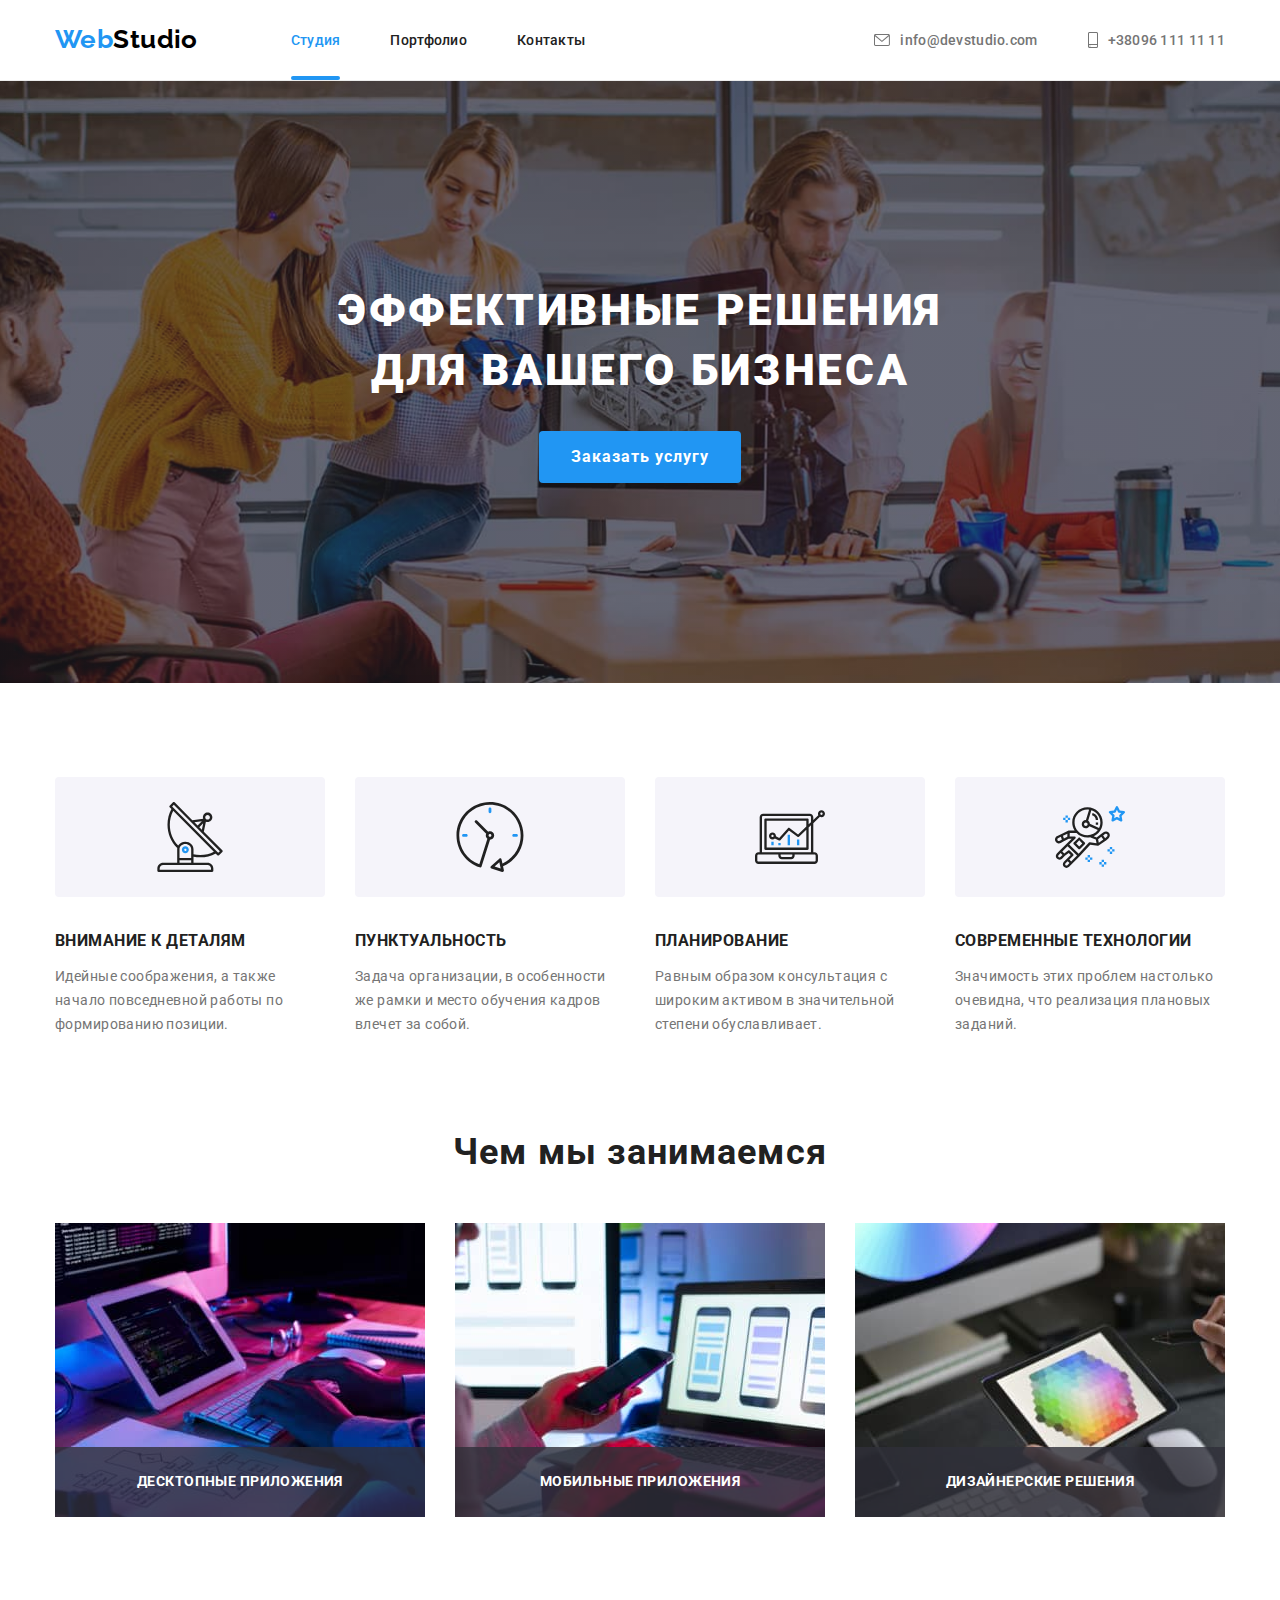
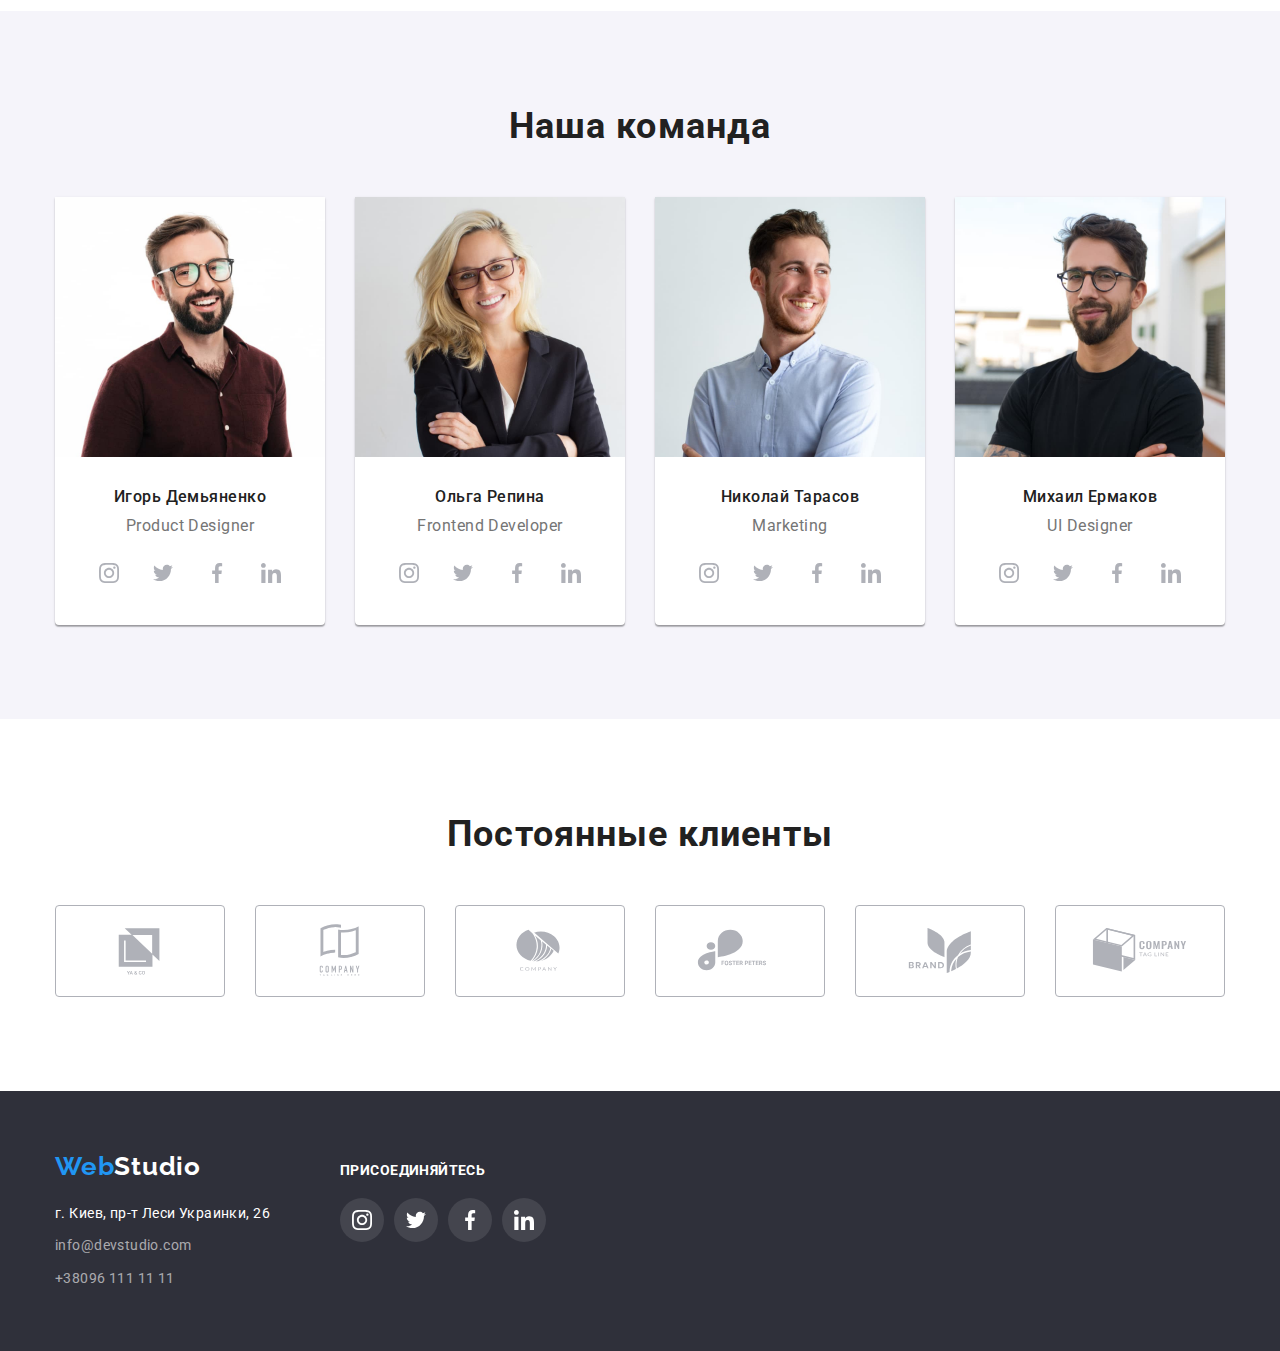
<file: index.html>
<!DOCTYPE html>
<html lang="ru">
  <head>
    <meta charset="UTF-8" />
    <meta http-equiv="X-UA-Compatible" content="IE=edge" />
    <meta name="viewport" content="width=device-width, initial-scale=1.0" />
    <title>Веб студия</title>
    <link rel="preconnect" href="https://fonts.googleapis.com" />
    <link rel="preconnect" href="https://fonts.gstatic.com" crossorigin />
    <link
      href="https://fonts.googleapis.com/css2?family=Raleway:wght@700&family=Roboto:wght@400;500;700;900&display=swap"
      rel="stylesheet"
    />
    <link
      rel="stylesheet"
      href="https://cdnjs.cloudflare.com/ajax/libs/modern-normalize/1.1.0/modern-normalize.min.css"
    />
    <link rel="stylesheet" href="./css/styles.css" />
  </head>
  <body>
    <!-- Навигация-->

    <header class="header">
      <div class="container">
        <div class="header-inner">
          <nav class="header-nav">
            <a href="./index.html" class="site-logo">
              <p><span class="logo">Web</span>Studio</p></a
            >
            <ul class="header-list-nav">
              <li class="item-nav">
                <a href="./index.html" class="link-nav current">Студия</a>
              </li>
              <li class="item-nav">
                <a href="./portfolio.html" class="link-nav">Портфолио</a>
              </li>
              <li class="item-nav">
                <a href="" class="link-nav"> Контакты</a>
              </li>
            </ul>
          </nav>

          <ul class="header-list-contacts">
            <li class="item-contacts-mail">
              <a href="mailto:info@devstudio.com" class="link-mail">
                <svg class="icon-mail">
                  <use href="./sprite.svg#icon-mail"></use>
                </svg>
                info@devstudio.com
              </a>
            </li>
            <li class="item-contacts-phone">
              <a href="tel:+380961111111" class="link-phone">
                <svg class="icon-phone">
                  <use href="./sprite.svg#icon-phone"></use>
                </svg>
                +38096 111 11 11
              </a>
            </li>
          </ul>
        </div>
      </div>
    </header>

    <!-- Main-->
    <main>
      <!-- герой-->
      <section class="hero">
        <div class="container">
          <h1 class="hero-title">
            ЭФФЕКТИВНЫЕ РЕШЕНИЯ<br />ДЛЯ ВАШЕГО БИЗНЕСА
          </h1>
          <button data-modal-open type="button" class="button">
            Заказать услугу
          </button>
        </div>
      </section>
      <!-- наши преимущества-->
      <section class="features">
        <div class="container">
          <h2 class="visually-hidden">Наши преимущества</h2>
          <ul class="list-features">
            <li class="features-items">
              <div class="icon-features">
                <svg>
                  <use href="./sprite.svg#icon-antenna-1"></use>
                </svg>
              </div>
              <h3 class="features-title">ВНИМАНИЕ К ДЕТАЛЯМ</h3>
              <p>
                Идейные соображения, а также начало повседневной работы по
                формированию позиции.
              </p>
            </li>
            <li class="features-items">
              <div class="icon-features">
                <svg>
                  <use href="./sprite.svg#icon-clock-1"></use>
                </svg>
              </div>
              <h3 class="features-title">ПУНКТУАЛЬНОСТЬ</h3>
              <p>
                Задача организации, в особенности же рамки и место обучения
                кадров влечет за собой.
              </p>
            </li>
            <li class="features-items">
              <div class="icon-features">
                <svg>
                  <use href="./sprite.svg#icon-diagram-1"></use>
                </svg>
              </div>
              <h3 class="features-title">ПЛАНИРОВАНИЕ</h3>
              <p>
                Равным образом консультация с широким активом в значительной
                степени обуславливает.
              </p>
            </li>
            <li class="features-items">
              <div class="icon-features">
                <svg>
                  <use href="./sprite.svg#icon-astronaut-1"></use>
                </svg>
              </div>
              <h3 class="features-title">СОВРЕМЕННЫЕ ТЕХНОЛОГИИ</h3>
              <p>
                Значимость этих проблем настолько очевидна, что реализация
                плановых заданий.
              </p>
            </li>
          </ul>
        </div>
      </section>
      <!-- чем мы занимаемся-->
      <section class="work">
        <div class="container">
          <h2 class="work-title">Чем мы занимаемся</h2>
          <ul class="list-work">
            <li class="work-item">
              <div class="work-item-thumb">
                <img
                  src="./images/img1.jpg"
                  alt="работа программиста"
                  width="370"
                />
                <div class="work-item-bunner">
                  <p class="work-bunner-text">Десктопные приложения</p>
                </div>
              </div>
            </li>
            <li class="work-item">
              <div class="work-item-thumb">
                <img
                  src="./images/img2.jpg"
                  alt="разработка мобильных приложений"
                  width="370"
                />
                <div class="work-item-bunner">
                  <p class="work-bunner-text">Мобильные приложения</p>
                </div>
              </div>
            </li>
            <li class="work-item">
              <div class="work-item-thumb">
                <img
                  src="./images/img3.jpg"
                  alt="работа дизайнера"
                  width="370"
                />
                <div class="work-item-bunner">
                  <p class="work-bunner-text">Дизайнерские решения</p>
                </div>
              </div>
            </li>
          </ul>
        </div>
      </section>
      <!-- наша команда-->
      <section class="team">
        <div class="container">
          <h2 class="team-title">Наша команда</h2>
          <ul class="list-team">
            <li class="team-card">
              <img
                src="./images/id.jpg"
                alt="дизайнер продукта"
                width="270"
                class="team-img"
              />
              <div class="team-card-thumb">
                <h3 class="title-card-team">Игорь Демьяненко</h3>
                <p class="text-card-team">Product Designer</p>
                <ul class="list-item-icons-team">
                  <li class="item-icons-team">
                    <a class="link-icons-team" href="#" alt="Instagram">
                      <svg class="icon">
                        <use href="./sprite.svg#icon-instagram-2"></use>
                      </svg>
                    </a>
                  </li>
                  <li class="item-icons-team">
                    <a class="link-icons-team" href="#" alt="Twitter"
                      ><svg class="icon">
                        <use href="./sprite.svg#icon-twitter-1"></use>
                      </svg>
                    </a>
                  </li>
                  <li class="item-icons-team">
                    <a class="link-icons-team" href="#" alt="Facebook">
                      <svg class="icon">
                        <use href="./sprite.svg#icon-facebook-1"></use>
                      </svg>
                    </a>
                  </li>
                  <li class="item-icons-team">
                    <a class="link-icons-team" href="#" alt="Linkedin">
                      <svg class="icon">
                        <use href="./sprite.svg#icon-linkedin-1"></use>
                      </svg>
                    </a>
                  </li>
                </ul>
              </div>
            </li>
            <li class="team-card">
              <img
                src="./images/or.jpg"
                alt="фронтэнд девелопер"
                width="270"
                class="team-img"
              />
              <div class="team-card-thumb">
                <h3 class="title-card-team">Ольга Репина</h3>
                <p class="text-card-team">Frontend Developer</p>
                <ul class="list-item-icons-team">
                  <li class="item-icons-team">
                    <a class="link-icons-team" href="#" alt="Instagram">
                      <svg class="icon">
                        <use href="./sprite.svg#icon-instagram-2"></use>
                      </svg>
                    </a>
                  </li>
                  <li class="item-icons-team">
                    <a class="link-icons-team" href="#" alt="Twitter"
                      ><svg class="icon">
                        <use href="./sprite.svg#icon-twitter-1"></use>
                      </svg>
                    </a>
                  </li>
                  <li class="item-icons-team">
                    <a class="link-icons-team" href="#" alt="Facebook">
                      <svg class="icon">
                        <use href="./sprite.svg#icon-facebook-1"></use>
                      </svg>
                    </a>
                  </li>
                  <li class="item-icons-team">
                    <a class="link-icons-team" href="#" alt="Linkedin">
                      <svg class="icon">
                        <use href="./sprite.svg#icon-linkedin-1"></use>
                      </svg>
                    </a>
                  </li>
                </ul>
              </div>
            </li>
            <li class="team-card">
              <img
                src="./images/nt.jpg"
                alt="маркетолог"
                width="270"
                class="team-img"
              />
              <div class="team-card-thumb">
                <h3 class="title-card-team">Николай Тарасов</h3>
                <p class="text-card-team">Marketing</p>
                <ul class="list-item-icons-team">
                  <li class="item-icons-team">
                    <a class="link-icons-team" href="#" alt="Instagram">
                      <svg class="icon">
                        <use href="./sprite.svg#icon-instagram-2"></use>
                      </svg>
                    </a>
                  </li>
                  <li class="item-icons-team">
                    <a class="link-icons-team" href="#" alt="Twitter"
                      ><svg class="icon">
                        <use href="./sprite.svg#icon-twitter-1"></use>
                      </svg>
                    </a>
                  </li>
                  <li class="item-icons-team">
                    <a class="link-icons-team" href="#" alt="Facebook">
                      <svg class="icon">
                        <use href="./sprite.svg#icon-facebook-1"></use>
                      </svg>
                    </a>
                  </li>
                  <li class="item-icons-team">
                    <a class="link-icons-team" href="#" alt="Linkedin">
                      <svg class="icon">
                        <use href="./sprite.svg#icon-linkedin-1"></use>
                      </svg>
                    </a>
                  </li>
                </ul>
              </div>
            </li>
            <li class="team-card">
              <img
                src="./images/me.jpg"
                alt="UI дизайнер"
                width="270"
                class="team-img"
              />
              <div class="team-card-thumb">
                <h3 class="title-card-team">Михаил Ермаков</h3>
                <p class="text-card-team">UI Desіgner</p>
                <ul class="list-item-icons-team">
                  <li class="item-icons-team">
                    <a class="link-icons-team" href="#" alt="Instagram">
                      <svg class="icon">
                        <use href="./sprite.svg#icon-instagram-2"></use>
                      </svg>
                    </a>
                  </li>
                  <li class="item-icons-team">
                    <a class="link-icons-team" href="#" alt="Twitter"
                      ><svg class="icon">
                        <use href="./sprite.svg#icon-twitter-1"></use>
                      </svg>
                    </a>
                  </li>
                  <li class="item-icons-team">
                    <a class="link-icons-team" href="#" alt="Facebook">
                      <svg class="icon">
                        <use href="./sprite.svg#icon-facebook-1"></use>
                      </svg>
                    </a>
                  </li>
                  <li class="item-icons-team">
                    <a class="link-icons-team" href="#" alt="Linkedin">
                      <svg class="icon">
                        <use href="./sprite.svg#icon-linkedin-1"></use>
                      </svg>
                    </a>
                  </li>
                </ul>
              </div>
            </li>
          </ul>
        </div>
      </section>
      <!-- наши клиенты -->
      <section class="clients">
        <div class="container">
          <h2 class="clients-title">Постоянные клиенты</h2>
          <ul class="icons-clients-list">
            <li class="icon-clients">
              <a class="client" href="#" alt="YA & CO">
                <svg class="">
                  <use href="./sprite.svg#icon-Logo-client-1"></use>
                </svg>
              </a>
            </li>
            <li class="icon-clients">
              <a class="client" href="#" alt="Company Tagline Here">
                <svg>
                  <use href="./sprite.svg#icon-Logo-client-2"></use>
                </svg>
              </a>
            </li>
            <li class="icon-clients">
              <a class="client" href="#" alt="Company">
                <svg>
                  <use href="./sprite.svg#icon-Logo-client-3"></use>
                </svg>
              </a>
            </li>
            <li class="icon-clients">
              <a class="client" href="#" alt="Foster Peters">
                <svg>
                  <use href="./sprite.svg#icon-Logo-client-4"></use>
                </svg>
              </a>
            </li>
            <li class="icon-clients">
              <a class="client" href="#" alt="BRAND">
                <svg>
                  <use href="./sprite.svg#icon-Logo-client-5"></use>
                </svg>
              </a>
            </li>
            <li class="icon-clients">
              <a class="client" href="#" alt="Company TAG LINE">
                <svg>
                  <use href="./sprite.svg#icon-Logo-client-6"></use>
                </svg>
              </a>
            </li>
          </ul>
        </div>
      </section>
    </main>
    <!-- footer-->
    <footer class="footer">
      <div class="container">
        <div class="footer-inner">
          <div class="footer-nav">
            <a href="./index.html" class="site-logo">
              <span class="logo">Web</span>Studio
            </a>
            <address class="adress">
              <ul class="list-adress">
                <li class="item-list-adress">
                  <a
                    href="https://goo.gl/maps/TDcVr12igFGkpizB9"
                    class="text-adress"
                  >
                    г. Киев, пр-т Леси Украинки, 26 <br />
                  </a>
                </li>
                <li class="item-list-adress">
                  <a href="mailto:info@devstudio.com" class="adress-mail-link">
                    info@devstudio.com
                  </a>
                </li>
                <li class="item-list-adress">
                  <a href="tel:+380961111111" class="adress-phone-link">
                    +38096 111 11 11</a
                  >
                </li>
              </ul>
            </address>
          </div>
          <div class="footer-socialmedia">
            <h3 class="footer-title">Присоединяйтесь</h3>
            <ul class="footer-icons-list">
              <li class="footer-icons">
                <a class="socialmedia-link" href="#" alt="Instagram">
                  <svg class="icon">
                    <use href="./sprite.svg#icon-instagram-2"></use>
                  </svg>
                </a>
              </li>
              <li class="footer-icons">
                <a class="socialmedia-link" href="#" alt="Twitter"
                  ><svg class="icon">
                    <use href="./sprite.svg#icon-twitter-1"></use>
                  </svg>
                </a>
              </li>
              <li class="footer-icons">
                <a class="socialmedia-link" href="#" alt="Facebook">
                  <svg class="icon">
                    <use href="./sprite.svg#icon-facebook-1"></use>
                  </svg>
                </a>
              </li>
              <li class="footer-icons">
                <a class="socialmedia-link" href="#" alt="Linkedin">
                  <svg class="icon">
                    <use href="./sprite.svg#icon-linkedin-1"></use>
                  </svg>
                </a>
              </li>
            </ul>
          </div>
        </div>
      </div>
    </footer>

    <!-- модальное окно -->

    <div class="modal is-hidden" data-modal>
      <div class="modal-inner">
        <button data-modal-close type="button" class="close-modal">
          <svg width="30" height="30" fill="none" xmlns="http://www.w3.org/2000/svg"><circle cx="15" cy="15" r="15" fill="#fff"/><circle cx="15" cy="15" r="14.5" stroke="#000" stroke-opacity=".1"/><path d="M21 10.108 19.892 9 15.5 13.392 11.108 9 10 10.108l4.392 4.392L10 18.892 11.108 20l4.392-4.392L19.892 20 21 18.892 16.608 14.5 21 10.108Z" fill="#000"/></svg>
            
          </img>
        </button>
      </div>
    </div>

    <script src="./js/modal.js"></script>
  </body>
</html>
<!--finish HTML-->
</file>
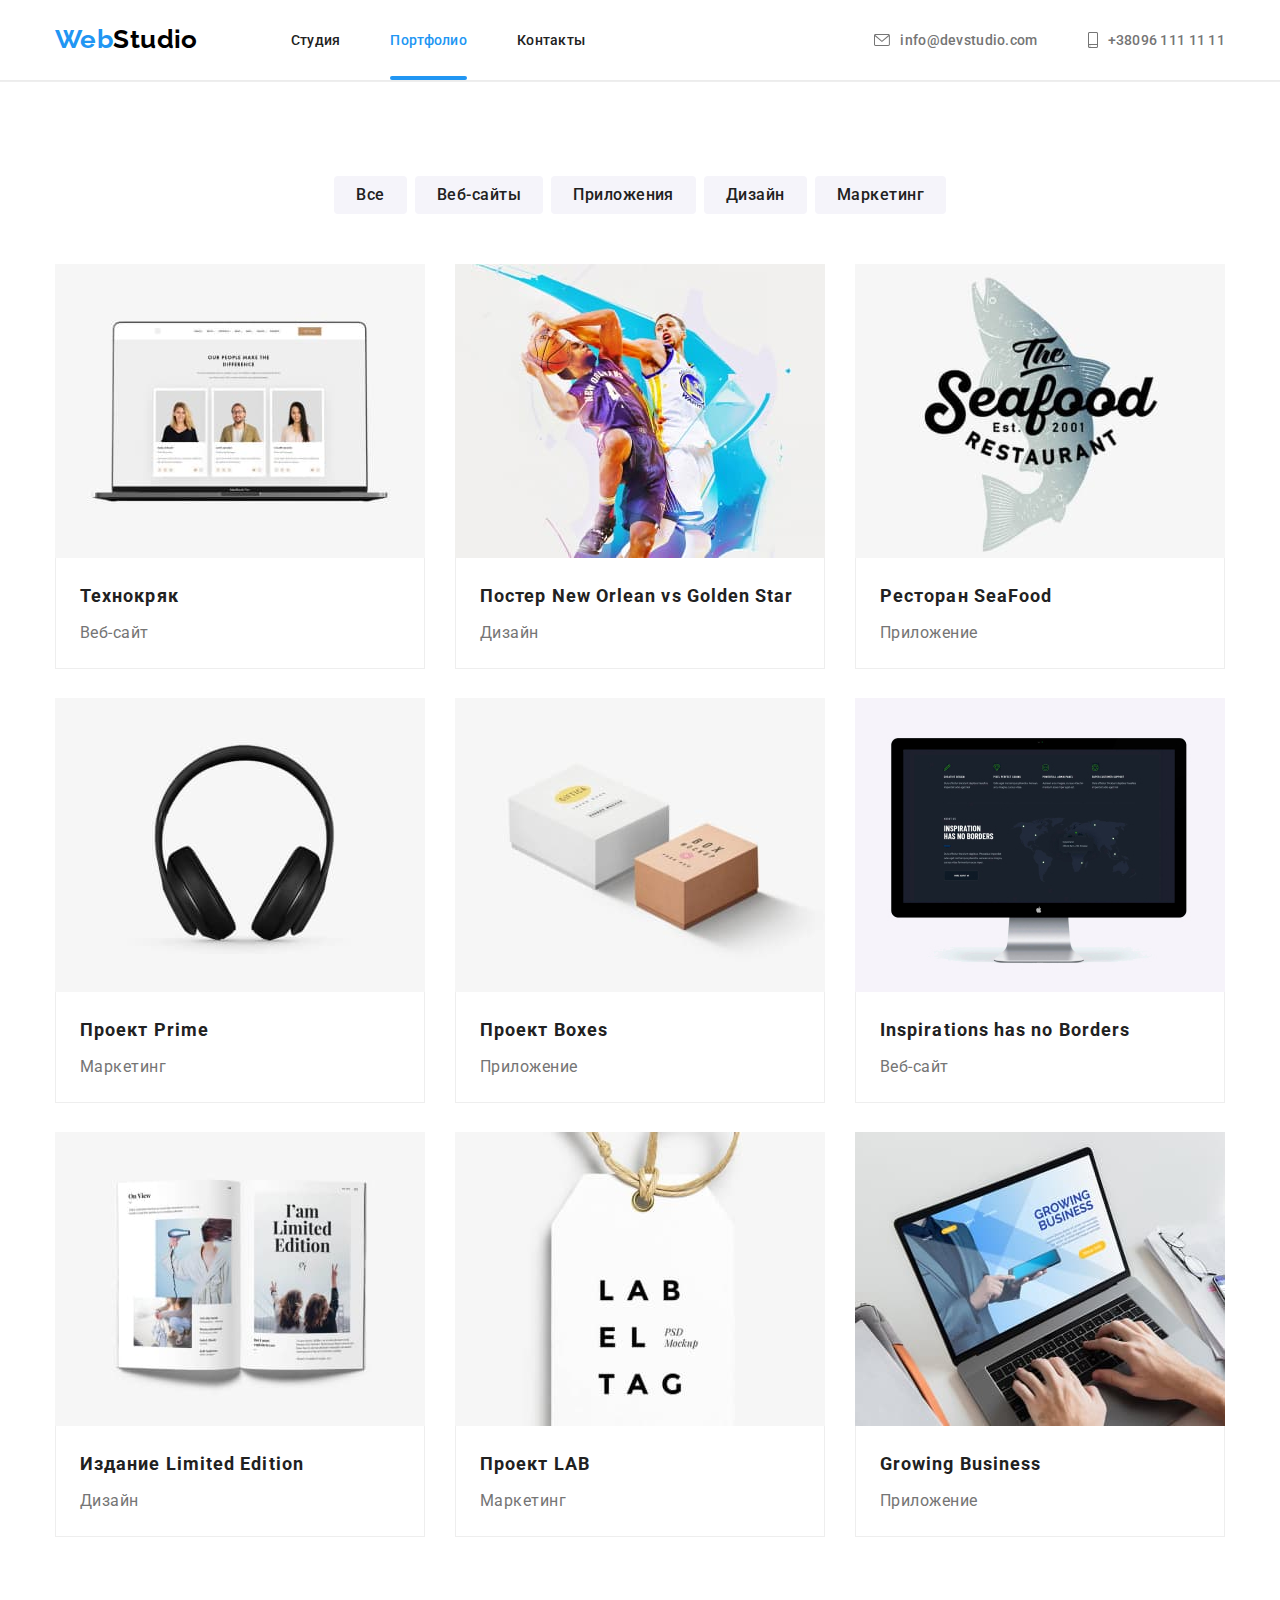
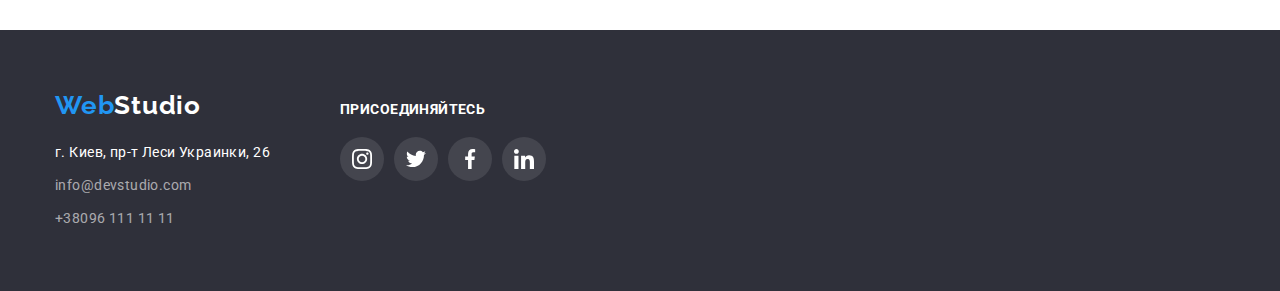
<file: portfolio.html>
<!DOCTYPE html>
<html lang="ru">
  <head>
    <meta charset="UTF-8" />
    <meta http-equiv="X-UA-Compatible" content="IE=edge" />
    <meta name="viewport" content="width=device-width, initial-scale=1.0" />
    <title>Document</title>
    <link rel="preconnect" href="https://fonts.googleapis.com" />
    <link rel="preconnect" href="https://fonts.gstatic.com" crossorigin />
    <link
      href="https://fonts.googleapis.com/css2?family=Raleway:wght@700&family=Roboto:wght@400;500;700;900&display=swap"
      rel="stylesheet"
    />
    <link
      rel="stylesheet"
      href="https://cdnjs.cloudflare.com/ajax/libs/modern-normalize/1.1.0/modern-normalize.min.css"
    />
    <link rel="stylesheet" href="./css/styles.css" />
  </head>
  <body class="portfolio-body">
    <!-- Навигация-->
    <header class="header">
      <div class="container">
        <div class="header-inner">
          <nav class="header-nav">
            <a href="./index.html" class="site-logo">
              <p><span class="logo">Web</span>Studio</p></a
            >
            <ul class="header-list-nav">
              <li class="item-nav">
                <a href="./index.html" class="link-nav">Студия</a>
              </li>
              <li class="item-nav">
                <a href="./portfolio.html" class="link-nav current"
                  >Портфолио</a
                >
              </li>
              <li class="item-nav">
                <a href="" class="link-nav"> Контакты</a>
              </li>
            </ul>
          </nav>

          <ul class="header-list-contacts">
            <li class="item-contacts-mail">
              <a href="mailto:info@devstudio.com" class="link-mail">
                <svg class="icon-mail">
                  <use href="./sprite.svg#icon-mail"></use>
                </svg>
                info@devstudio.com
              </a>
            </li>
            <li class="item-contacts-phone">
              <a href="tel:+380961111111" class="link-phone">
                <svg class="icon-phone">
                  <use href="./sprite.svg#icon-phone"></use>
                </svg>
                +38096 111 11 11
              </a>
            </li>
          </ul>
        </div>
      </div>
    </header>

    <!-- main -->
    <main>
      <!-- section -->
      <section class="portfolio">
        <div class="container">
          <!-- filters -->
          <h1 class="visually-hidden">Фильтры</h1>
          <ul class="list-filters">
            <li class="item-portfolio">
              <button type="button" class="button-portfolio">Все</button>
            </li>
            <li class="item-portfolio">
              <button type="button" class="button-portfolio">Веб-сайты</button>
            </li>
            <li class="item-portfolio">
              <button type="button" class="button-portfolio">Приложения</button>
            </li>
            <li class="item-portfolio">
              <button type="button" class="button-portfolio">Дизайн</button>
            </li>
            <li class="item-portfolio">
              <button type="button" class="button-portfolio">Маркетинг</button>
            </li>
          </ul>
          <!-- projects -->

          <ul class="projects-list">
            <li class="projects-list-item">
              <a href="#" class="projects-thumb-link"
                ><div class="thumb">
                  <img
                    src="./images/Технокряк.jpg"
                    alt="веб-сайт Технокряк"
                    width="370"
                    class="portfolio-img"
                  />
                  <div class="projects-overlay">
                    <p class="text-overlay">
                      Ресурс предлагает комплексные предложения с разным уровнем
                      функционала и сервисов. Все это позволит посетителю
                      получить исчерпывающие сведения о компании или частном
                      лице.
                    </p>
                  </div>
                </div>

                <div class="portfolio-list-text">
                  <h3 class="portfolio-title">Технокряк</h3>
                  <p class="portfolio-text">Веб-сайт</p>
                </div></a
              >
            </li>
            <li class="projects-list-item">
              <a href="#" class="projects-thumb-link">
                <div class="thumb">
                  <img
                    src="./images/NewOrlean.jpg"
                    alt="постер NewOrlean vs GoldenStar"
                    width="370"
                    class="portfolio-img"
                  />
                  <div class="projects-overlay">
                    <p class="text-overlay">
                      Ресурс предлагает комплексные предложения с разным уровнем
                      функционала и сервисов. Все это позволит посетителю
                      получить исчерпывающие сведения о компании или частном
                      лице.
                    </p>
                  </div>
                </div>
                <div class="portfolio-list-text">
                  <h3 class="portfolio-title">
                    Постер New Orlean vs Golden Star
                  </h3>
                  <p class="portfolio-text">Дизайн</p>
                </div></a
              >
            </li>
            <li class="projects-list-item">
              <a href="#" class="projects-thumb-link"
                ><div class="thumb">
                  <img
                    src="./images/seafood.jpg"
                    alt="Ресторан SeaFood"
                    class="portfolio-img"
                  />
                  <div class="projects-overlay">
                    <p class="text-overlay">
                      Ресурс предлагает комплексные предложения с разным уровнем
                      функционала и сервисов. Все это позволит посетителю
                      получить исчерпывающие сведения о компании или частном
                      лице.
                    </p>
                  </div>
                </div>
                <div class="portfolio-list-text">
                  <h3 class="portfolio-title">Ресторан SeaFood</h3>
                  <p class="portfolio-text">Приложение</p>
                </div></a
              >
            </li>
            <li class="projects-list-item">
              <a href="#" class="projects-thumb-link">
                <div class="thumb">
                  <img
                    src="./images/prime.jpg"
                    alt="проект Prime"
                    width="370"
                    class="portfolio-img"
                  />
                  <div class="projects-overlay">
                    <p class="text-overlay">
                      Ресурс предлагает комплексные предложения с разным уровнем
                      функционала и сервисов. Все это позволит посетителю
                      получить исчерпывающие сведения о компании или частном
                      лице.
                    </p>
                  </div>
                </div>
                <div class="portfolio-list-text">
                  <h3 class="portfolio-title">Проект Prime</h3>
                  <p class="portfolio-text">Маркетинг</p>
                </div></a
              >
            </li>
            <li class="projects-list-item">
              <a href="#" class="projects-thumb-link">
                <div class="thumb">
                  <img
                    src="./images/boxes.jpg"
                    alt="проект Boxes"
                    width="370"
                    class="portfolio-img"
                  />
                  <div class="projects-overlay">
                    <p class="text-overlay">
                      Ресурс предлагает комплексные предложения с разным уровнем
                      функционала и сервисов. Все это позволит посетителю
                      получить исчерпывающие сведения о компании или частном
                      лице.
                    </p>
                  </div>
                </div>
                <div class="portfolio-list-text">
                  <h3 class="portfolio-title">Проект Boxes</h3>
                  <p class="portfolio-text">Приложение</p>
                </div></a
              >
            </li>
            <li class="projects-list-item">
              <a href="#" class="projects-thumb-link">
                <div class="thumb">
                  <img
                    src="./images/inspirations.jpg"
                    alt="Inspirations has no Bordes"
                    width="370"
                    class="portfolio-img"
                  />
                  <div class="projects-overlay">
                    <p class="text-overlay">
                      Ресурс предлагает комплексные предложения с разным уровнем
                      функционала и сервисов. Все это позволит посетителю
                      получить исчерпывающие сведения о компании или частном
                      лице.
                    </p>
                  </div>
                </div>
                <div class="portfolio-list-text">
                  <h3 class="portfolio-title">Inspirations has no Borders</h3>
                  <p class="portfolio-text">Веб-сайт</p>
                </div></a
              >
            </li>
            <li class="projects-list-item">
              <a href="#" class="projects-thumb-link">
                <div class="thumb">
                  <img
                    src="./images/limited-edition.jpg"
                    alt="Издание Limited Edition"
                    width="370"
                    class="portfolio-img"
                  />
                  <div class="projects-overlay">
                    <p class="text-overlay">
                      Ресурс предлагает комплексные предложения с разным уровнем
                      функционала и сервисов. Все это позволит посетителю
                      получить исчерпывающие сведения о компании или частном
                      лице.
                    </p>
                  </div>
                </div>
                <div class="portfolio-list-text">
                  <h3 class="portfolio-title">Издание Limited Edition</h3>
                  <p class="portfolio-text">Дизайн</p>
                </div></a
              >
            </li>
            <li class="projects-list-item">
              <a href="#" class="projects-thumb-link">
                <div class="thumb">
                  <img
                    src="./images/lab.jpg"
                    alt="Проект LAB"
                    width="370"
                    class="portfolio-img"
                  />
                  <div class="projects-overlay">
                    <p class="text-overlay">
                      Ресурс предлагает комплексные предложения с разным уровнем
                      функционала и сервисов. Все это позволит посетителю
                      получить исчерпывающие сведения о компании или частном
                      лице.
                    </p>
                  </div>
                </div>
                <div class="portfolio-list-text">
                  <h3 class="portfolio-title">Проект LAB</h3>
                  <p class="portfolio-text">Маркетинг</p>
                </div></a
              >
            </li>

            <li class="projects-list-item">
              <a href="#" class="projects-thumb-link">
                <div class="thumb">
                  <img
                    src="./images/growing-busines.jpg"
                    alt="Growing Business"
                    width="370"
                    class="portfolio-img"
                  />
                  <div class="projects-overlay">
                    <p class="text-overlay">
                      Ресурс предлагает комплексные предложения с разным уровнем
                      функционала и сервисов. Все это позволит посетителю
                      получить исчерпывающие сведения о компании или частном
                      лице.
                    </p>
                  </div>
                </div>
                <div class="portfolio-list-text">
                  <h3 class="portfolio-title">Growing Business</h3>
                  <p class="portfolio-text">Приложение</p>
                </div></a
              >
            </li>
          </ul>
        </div>
      </section>
    </main>
    <!-- footer -->
    <footer class="footer">
      <div class="container">
        <div class="footer-inner">
          <div class="footer-nav">
            <a href="./index.html" class="site-logo">
              <span class="logo">Web</span>Studio
            </a>
            <address class="adress">
              <ul class="list-adress">
                <li class="item-list-adress">
                  <a
                    href="https://goo.gl/maps/TDcVr12igFGkpizB9"
                    class="text-adress"
                  >
                    г. Киев, пр-т Леси Украинки, 26 <br />
                  </a>
                </li>
                <li class="item-list-adress">
                  <a href="mailto:info@devstudio.com" class="adress-mail-link">
                    info@devstudio.com
                  </a>
                </li>
                <li class="item-list-adress">
                  <a href="tel:+380961111111" class="adress-phone-link">
                    +38096 111 11 11</a
                  >
                </li>
              </ul>
            </address>
          </div>
          <div class="footer-socialmedia">
            <h3 class="footer-title">Присоединяйтесь</h3>
            <ul class="footer-icons-list">
              <li class="footer-icons">
                <a class="socialmedia-link" href="#" alt="Instagram">
                  <svg class="icon">
                    <use href="./sprite.svg#icon-instagram-2"></use>
                  </svg>
                </a>
              </li>
              <li class="footer-icons">
                <a class="socialmedia-link" href="#" alt="Twitter"
                  ><svg class="icon">
                    <use href="./sprite.svg#icon-twitter-1"></use>
                  </svg>
                </a>
              </li>
              <li class="footer-icons">
                <a class="socialmedia-link" href="#" alt="Facebook">
                  <svg class="icon">
                    <use href="./sprite.svg#icon-facebook-1"></use>
                  </svg>
                </a>
              </li>
              <li class="footer-icons">
                <a class="socialmedia-link" href="#" alt="Linkedin">
                  <svg class="icon">
                    <use href="./sprite.svg#icon-linkedin-1"></use>
                  </svg>
                </a>
              </li>
            </ul>
          </div>
        </div>
      </div>
    </footer>
  </body>
</html>
</file>
<file: css/styles.css>
:root {
  --primary-text-color: #757575;
  --title-text-color: #212121;
  --accent-color: #2196f3;
  --primary-background-color: #ffffff;
  --secondary-background-color: #f5f4fa;
  --icons-color: #afb1b8;

  --background-color-hero-footer: #2f303a;
}
/* BODY RULES*/
body {
  font-family: "Roboto", sans-serif;
  background-color: var(--primary-background-color -color);
  color: var(--primary-text-color);
  font-weight: 400;
  font-size: 14px;
  line-height: 1.71;
  letter-spacing: 0.03em;
}
.portfolio-body {
  background-color: var(--primary-background-color);
}
h1,
h2,
h3,
p {
  margin: 0;
}
ul {
  margin: 0;
  padding: 0;
  list-style: none;
}
a {
  text-decoration: none;
}
.container {
  width: 1200px;

  margin-left: auto;
  margin-right: auto;
  padding: 0 15px;
}
.visually-hidden {
  position: absolute;
  width: 1px;
  height: 1px;
  margin: -1px;
  border: 0;
  padding: 0;
  white-space: nowrap;
  clip-path: inset(100%);
  clip: rect(0 0 0 0);
  overflow: hidden;
}
img {
  display: block;
  max-width: 100%;
  height: auto;
}
/* END BODY RULES*/

/* LOGO */
.site-logo {
  font-family: "Raleway";
  font-style: normal;
  font-weight: 700;
  font-size: 26px;
  color: black;
}
.logo {
  color: var(--accent-color);
}
/* END LOGO */

/* HEADER */
.header {
  background-color: var(--primary-background-color);
}
.header-inner {
  display: flex;
  flex-direction: row;
  align-items: center;
}
.header-list-nav {
  display: flex;
  margin-left: 93px;
}
/* header-navigation */
.header-nav {
  display: flex;
  align-items: center;
}
.header-nav .site-logo {
  font-size: 26px;
  line-height: 31px;
  padding-top: 24px;
  padding-bottom: 25px;
}
.item-nav + .item-nav {
  margin-left: 50px;
}
.header-nav .link-nav {
  display: block;
  padding-top: 32px;
  padding-bottom: 32px;

  font-weight: 500;
  font-size: 14px;
  line-height: 1.143;
  letter-spacing: 0.02em;

  color: var(--title-text-color);
  transition: color 250ms cubic-bezier(0.4, 0, 0.2, 1);
}

.header-nav .link-nav:hover,
.header-nav .link-nav:focus {
  color: var(--accent-color);
}

/* header-contacts */
.header {
  border-bottom: 1px solid #ececec;
}

.header-list-contacts {
  display: flex;
  margin-left: auto;
  align-items: center;
}
.item-contacts-phone {
  margin-left: 50px;
}

.link-phone {
  display: flex;
  align-items: center;
  padding: 32px 0;
  font-weight: 500;
  font-size: 14px;
  line-height: 1.143;
  letter-spacing: 0.02em;

  color: var(--primary-text-color);
  fill: currentColor;
  transition: color 250ms cubic-bezier(0.4, 0, 0.2, 1);
}

.link-mail {
  display: flex;
  align-items: center;
  padding: 32px 0;
  font-weight: 500;
  font-size: 14px;
  line-height: 1.143;
  letter-spacing: 0.02em;

  color: var(--primary-text-color);
  fill: currentColor;
  transition: color 250ms cubic-bezier(0.4, 0, 0.2, 1);
}
.link-mail:hover,
.link-mail:focus {
  color: var(--accent-color);
  fill: currentColor;
}
.link-phone:hover,
.link-phone:focus {
  color: var(--accent-color);
  fill: currentColor;
}
.link-nav.current {
  position: relative;
  color: var(--accent-color);
}
.link-nav.current::after {
  content: "";
  position: absolute;
  display: block;
  width: 100%;
  height: 4px;
  background-color: var(--accent-color);
  border-radius: 2px;
  bottom: 0;
}

.icon-mail {
  width: 16px;
  height: 12px;
  margin-right: 10px;
  fill: currentColor;
  cursor: pointer;
}
.icon-mail:hover {
  stroke: var(--accent-color);
}
.item-contacts-phone {
  display: flex;
  flex-direction: row-reverse;
  align-items: center;
}

.icon-phone {
  width: 10px;
  height: 16px;
  margin-right: 10px;
  fill: currentColor;
  cursor: pointer;
}
.icon-phone:hover {
  stroke: var(--accent-color);
}
/* END HEADER */

/* HERO */
.hero {
  max-width: 1600px;
  margin: 0 auto;
  padding: 200px 0;
  background-color: var(--background-color-hero-footer);
  background-image: linear-gradient(#2f303a66 40%, #2f303a66 40%),
    url("../images/Img-hero.jpg");
  background-position: center;
  background-size: cover;
  background-repeat: no-repeat;
}

.hero-title {
  color: var(--primary-background-color);

  font-weight: 900;
  font-size: 44px;
  line-height: 1.36;
  text-align: center;
  letter-spacing: 0.06em;

  width: 696px;
  margin: 0 auto;
  margin-bottom: 30px;
}

.button {
  display: block;
  margin: 0 auto;

  border: none;
  border-radius: 4px;
  min-width: 200px;

  padding: 11px 32px;

  background-color: var(--accent-color);
  color: var(--primary-background-color);
  font-family: inherit;
  font-weight: 700;
  font-size: 16px;
  line-height: 1.88;
  letter-spacing: 0.06em;
  cursor: pointer;
}
/* END HERO */

/* FEATURES */
.features {
  padding: 94px 0;
  background-color: var(--primary-background-color);
}
.list-features {
  display: flex;
}
.features-title {
  margin-bottom: 10px;
  color: var(--title-text-color);
  font-weight: 700;
  letter-spacing: 0.03em;
}
.features-items {
  justify-content: space-between;
  align-items: center;
  width: 270px;
}
.features-items + .features-items {
  margin-left: 30px;
}
.icon-features {
  display: flex;
  align-items: center;
  justify-content: center;
  background-color: var(--secondary-background-color);
  width: 270px;
  height: 120px;
  margin-bottom: 30px;
  border-radius: 4px;
}
.icon-features > svg {
  width: 70px;
  height: 70px;
}
/* END FEATURES */

/* WORK */
.work {
  padding-bottom: 94px;
}
.work-title {
  color: var(--title-text-color);
  font-weight: 700;
  font-size: 36px;
  line-height: 42px;
  text-align: center;
  letter-spacing: 0.03em;
  margin-bottom: 50px;
}
.list-work {
  display: flex;
  justify-content: space-between;
  align-items: center;
}
.work-item-thumb {
  position: relative;
}
.work-item-bunner {
  width: 370px;
  height: 70px;
  position: absolute;
  background-color: rgba(47, 48, 58, 0.8);
  bottom: 0;
}
.work-bunner-text {
  font-style: normal;
  font-weight: 700;
  font-size: 14px;
  line-height: 1.14em;
  text-align: center;
  letter-spacing: 0.03em;
  text-transform: uppercase;

  color: var(--primary-background-color);

  margin: 27px auto;
}

/* END WORK  */

/* OUR TEAM */
.team {
  padding-top: 94px;
  padding-bottom: 94px;
  background-color: var(--secondary-background-color);
}
.team-title {
  color: var(--title-text-color);
  font-weight: 700;
  font-size: 36px;
  line-height: 42px;
  text-align: center;
  letter-spacing: 0.03em;
  margin-bottom: 50px;
}
.list-team {
  display: flex;
}
.team-card {
  align-items: center;
  max-width: 270px;

  background-color: #fff;
  box-shadow: 0px 1px 3px rgba(0, 0, 0, 0.12), 0px 1px 1px rgba(0, 0, 0, 0.14),
    0px 2px 1px rgba(0, 0, 0, 0.2);
  border-radius: 0px 0px 4px 4px;
  text-align: center;
}
.team-card + .team-card {
  margin-left: 30px;
}
.team-img {
  display: block;
  max-width: 100%;
  height: auto;
}
.team-card-thumb {
  padding: 30px 0;
}
.title-card-team {
  color: var(--title-text-color);
  font-style: normal;
  font-weight: 500;
  font-size: 16px;
  line-height: 19px;

  text-align: center;
  letter-spacing: 0.03em;
  margin-bottom: 10px;
}
.text-card-team {
  font-style: normal;
  font-weight: 400;
  font-size: 16px;
  line-height: 19px;

  text-align: center;
  letter-spacing: 0.03em;
  margin-bottom: 16px;
}
.list-item-icons-team {
  display: flex;
  justify-content: center;
  align-items: center;
}
.item-icons-team {
  width: 44px;
  height: 44px;
  display: flex;
  justify-content: center;
  align-items: center;
}
.item-icons-team + .item-icons-team {
  margin-left: 10px;
}

.link-icons-team {
  display: flex;
  justify-content: center;
  align-items: center;
  width: 44px;
  height: 44px;
  background-color: var(--primary-background-color);
  color: var(--icons-color);
  fill: currentColor;
  border-radius: 50%;
  cursor: pointer;
  transition: color 250ms cubic-bezier(0.4, 0, 0.2, 1),
    background-color 250ms cubic-bezier(0.4, 0, 0.2, 1);
}

.icon {
  width: 20px;
  height: 20px;
}

.link-icons-team:hover,
.link-icons-team:focus {
  background-color: var(--accent-color);
  color: var(--primary-background-color);
  fill: currentColor;

  border-radius: 50%;
}

/* END OUR TEAM */

/* CLIENTS */
.clients {
  padding-top: 94px;
  padding-bottom: 94px;
}
.clients-title {
  color: var(--title-text-color);
  font-style: normal;
  font-weight: 700;
  font-size: 36px;
  line-height: 42px;
  text-align: center;
  letter-spacing: 0.03em;
  margin-bottom: 50px;
}
.icons-clients-list {
  display: flex;
  align-items: center;
}
.icon-clients + .icon-clients {
  margin-left: 30px;
}

.client {
  display: flex;
  justify-content: center;
  align-items: center;
  width: 170px;
  height: 92px;

  border: 1px solid var(--icons-color);
  box-sizing: border-box;
  border-radius: 4px;
  color: var(--icons-color);
  fill: currentColor;
  cursor: pointer;
  transition: border-color 250ms cubic-bezier(0.4, 0, 0.2, 1),
    color 250ms cubic-bezier(0.4, 0, 0.2, 1),
    background-color 250ms cubic-bezier(0.4, 0, 0.2, 1);
}

.client:hover,
.client:focus {
  border-color: var(--accent-color);
  color: var(--accent-color);
  background-color: var(--primary-background-color);
  fill: currentColor;
}
.client svg {
  fill: currentColor;
  width: 106px;
  height: 60px;
}
/* END CLIENTS */

/* FOOTER */
.footer {
  padding: 60px 0;
  background-color: var(--background-color-hero-footer);
}
.footer-inner {
  display: flex;
  align-items: baseline;
}
.footer-title {
  color: var(--primary-background-color);
  font-style: normal;
  font-weight: 700;
  font-size: 14px;
  line-height: 16px;
  letter-spacing: 0.03em;
  text-transform: uppercase;
  margin-bottom: 20px;
}
.item-list-adress + .item-list-adress {
  margin-top: 9px;
}

.text-adress {
  font-style: normal;
  letter-spacing: 0.03em;

  color: var(--primary-background-color);

  max-width: 231px;
}
/* .text-adress:hover,
.text-adress:focus {
  color: var(--accent-color);
} */

.adress-mail-link {
  font-style: normal;
  letter-spacing: 0.03em;

  color: rgba(255, 255, 255, 0.6);
  max-width: 231px;
  transition: color 250ms cubic-bezier(0.4, 0, 0.2, 1);
}

.adress-mail-link:hover,
.adress-mail-link:focus {
  color: var(--accent-color);
}
.adress-phone-link {
  font-style: normal;
  letter-spacing: 0.03em;

  color: rgba(255, 255, 255, 0.6);
  max-width: 231px;
  transition: color 250ms cubic-bezier(0.4, 0, 0.2, 1);
}
.adress-phone-link:hover,
.adress-phone-link:focus {
  color: var(--accent-color);
}

.footer-nav {
  margin-right: 70px;
}

.footer-icons-list {
  margin-bottom: 0;
  display: flex;
  flex-direction: row;
  align-items: center;
  justify-content: center;
}
.footer-icons {
  width: 44px;
  height: 44px;
}
.footer-icons + .footer-icons {
  margin-left: 10px;
}
.socialmedia-link {
  display: flex;
  justify-content: center;
  align-items: center;
  width: 44px;
  height: 44px;
  background-color: rgba(255, 255, 255, 0.1);
  color: var(--primary-background-color);
  fill: currentColor;
  cursor: pointer;
  border-radius: 50%;
  transition: color 250ms cubic-bezier(0.4, 0, 0.2, 1),
    background-color 250ms cubic-bezier(0.4, 0, 0.2, 1);
}
.socialmedia-link:hover,
.socialmedia-link:focus {
  background-color: var(--accent-color);
  color: var(--primary-background-color);
  fill: currentColor;
  border-radius: 50%;
}
.socialmedia-link .icon {
  width: 20px;
  height: 20px;
  fill: currentColor;
}

.footer .site-logo {
  display: block;
  margin-bottom: 20px;
  font-style: normal;
  font-weight: 700;
  font-size: 26px;
  line-height: 31px;

  letter-spacing: 0.03em;
  color: var(--primary-background-color);
}

/* END FOOTER */

/* PORTFOLIO PAGE */
.portfolio {
  border-top: 1px solid #eeeeee;
  padding: 94px 0;
}
/* BUTTONS Filters */

.button-portfolio {
  padding: 6px 22px;
  min-width: 73px;
  margin-bottom: 0;

  font-family: inherit;
  font-weight: 500;
  font-size: 16px;
  line-height: 1.62;
  text-align: center;
  letter-spacing: 0.03em;
  cursor: pointer;

  background-color: var(--secondary-background-color);
  color: var(--title-text-color);
  border: none;
  border-radius: 4px;
  transition: color 250ms cubic-bezier(0.4, 0, 0.2, 1),
    background-color 250ms cubic-bezier(0.4, 0, 0.2, 1),
    box-shadow 250ms cubic-bezier(0.4, 0, 0.2, 1);
}
.button-portfolio:hover,
.button-portfolio:focus {
  color: var(--primary-background-color);
  background-color: var(--accent-color);
  box-shadow: 0px 3px 1px rgba(0, 0, 0, 0.1), 0px 1px 2px rgba(0, 0, 0, 0.08),
    0px 2px 2px rgba(0, 0, 0, 0.12);
  border-radius: 4px;
}

.list-filters {
  display: flex;
  justify-content: center;
  margin-bottom: 50px;
}
/* END BUTTONS FILTERS */

.projects-list {
  display: flex;
  flex-wrap: wrap;
}
.projects-list-item {
  width: 370px;
  height: 404px;

  margin-bottom: 30px;
}
.projects-list-item:not(:nth-child(3n + 3)) {
  margin-right: 30px;
}
.projects-list-item:nth-child(7),
.projects-list-item:nth-child(8),
.projects-list-item:nth-child(9) {
  margin-bottom: 0;
}

.portfolio-img {
  display: block;
  width: 370px;
  height: 294px;
}
.portfolio-list-text {
  padding: 20px 24px;
  border-left: 1px solid #eeeeee;
  border-bottom: 1px solid #eeeeee;
  border-right: 1px solid #eeeeee;
}
.projects-thumb-link {
  display: block;
  transition: box-shadow 250ms cubic-bezier(0.4, 0, 0.2, 1);
}
.projects-thumb-link:hover,
.projects-thumb-link:focus {
  box-shadow: 0px 1px 1px rgba(0, 0, 0, 0.12), 0px 4px 4px rgba(0, 0, 0, 0.06),
    1px 4px 6px rgba(0, 0, 0, 0.16);
}
.thumb {
  display: block;
  position: relative;
  overflow: hidden;
}
.projects-overlay {
  width: 370px;
  height: 294px;
  position: absolute;
  content: "";
  background-color: rgba(33, 150, 243, 0.9);
  transform: translateY(0);
  transition: transform 250ms cubic-bezier(0.4, 0, 0.2, 1);
  opacity: 1;
}

.projects-thumb-link:hover .projects-overlay {
  transform: translateY(-100%);
  opacity: 1;
}
.text-overlay {
  max-width: 322px;
  font-style: normal;
  font-weight: 400;
  font-size: 18px;
  line-height: 1.55em;
  letter-spacing: 0.03em;
  color: var(--primary-background-color);
  margin: 63px 24px;
}
.portfolio-title {
  width: 322px;
  height: 36px;

  color: var(--title-text-color);
  font-weight: 700;
  font-size: 18px;
  line-height: 2;
  letter-spacing: 0.06em;

  margin-bottom: 4px;
}
.portfolio-text {
  color: var(--primary-text-color);
  font-weight: 400;
  font-size: 16px;
  line-height: 1.88;
  letter-spacing: 0.03em;
}
.item-portfolio + .item-portfolio {
  margin-left: 8px;
}
/* END PORTFOLIO */

/* MODAL WINDOW */
.modal {
  position: fixed;
  top: 0;
  right: 0;
  width: 100%;
  height: 100%;
  background-color: rgba(0, 0, 0, 0.2);
  z-index: 20;
}
.modal.is-hidden {
  visibility: hidden;
  opacity: 0;
}
.modal-inner {
  position: absolute;
  top: 50%;
  left: 50%;
  transform: translate(-50%, -50%);
  width: 528px;
  height: 581px;
  background-color: var(--primary-background-color);
  box-shadow: 0px 1px 3px rgba(0, 0, 0, 0.12), 0px 1px 1px rgba(0, 0, 0, 0.14),
    0px 2px 1px rgba(0, 0, 0, 0.2);
  border-radius: 4px;
}

.close-modal {
  background: var(--primary-background-color);
  border: 0 solid rgba(0, 0, 0, 0.1);
  box-sizing: border-box;
  color: #212121;
  fill: currentColor;
  position: absolute;
  top: 8px;
  right: 8px;
}

/* END MODAL WINDOW */
</file>
